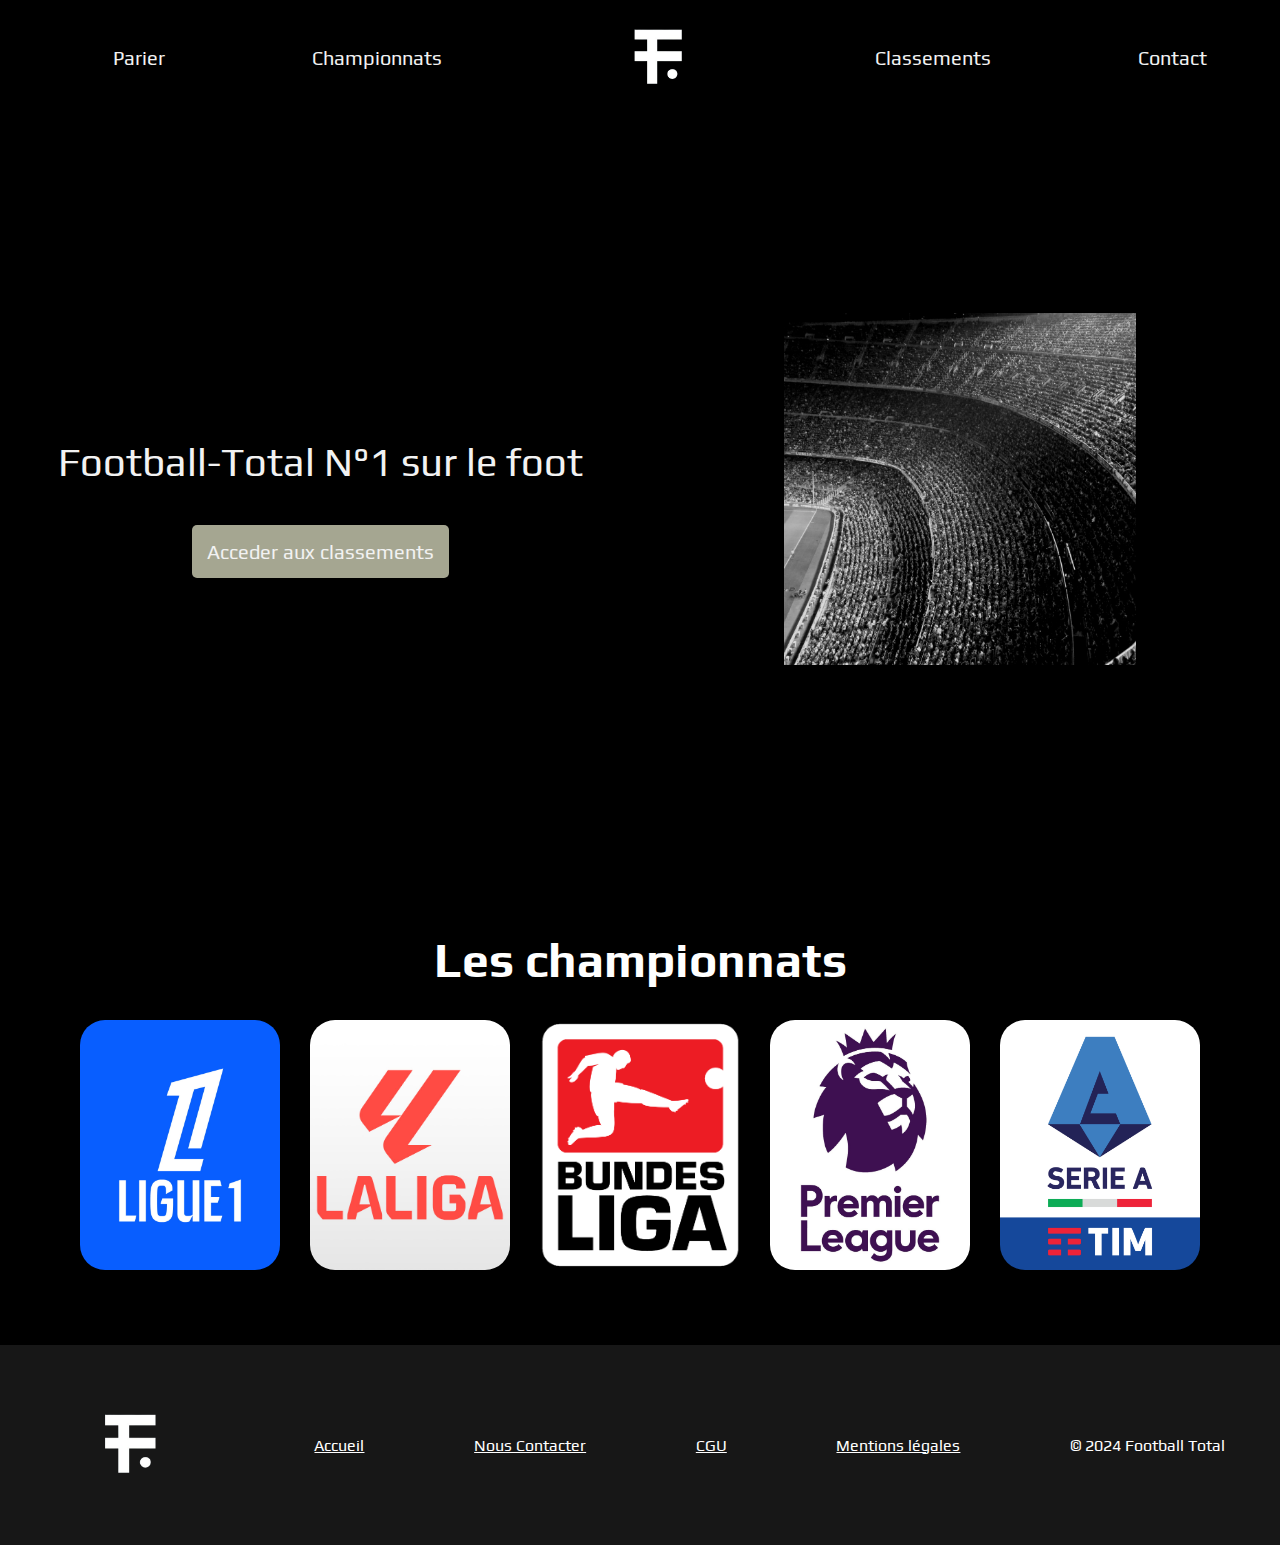
<file: html/index.html>
<!DOCTYPE html>
<html lang="fr">

<head>
    <meta charset="UTF-8">
    <meta name="viewport" content="width=device-width, initial-scale=1.0">
    <title>Football Total | Accueil</title>

    <link rel="icon" type="image/x-icon" href="../assets/images/logo.png">

    <link rel="stylesheet" href="../css/global.css">
    <link rel="stylesheet" href="../css/index.css">
</head>

<body>

    <header>
        <nav class="navbar">
            <ul class="navbar-navigator">
                <li><a class="navbar-item" href="paris.html">Parier</a></li>
                <li><a class="navbar-item" href="championnats.html">Championnats</a></li>
                <li><a class="navbar-item" href="index.html"><img src="../assets/images/logo.png" alt="logo"
                            class="navbar-logo"></a></li>
                <li><a class="navbar-item" href="classements.html">Classements</a></li>
                <li><a class="navbar-item" href="contact.html">Contact</a></li>
            </ul>
        </nav>

        <div class="header-banner">
            <div>
                <p class="header-title">Football-Total N°1 sur le foot</p>
                <a href="/html/classements.html">
                    <button class="header-button">Acceder aux classements</button>
                </a>
            </div>
            <img src="../assets/images/background-header.png" alt="header-image" class="header-image">
        </div>

    </header>

    <main>
        <h1>Les championnats</h1>

        <div class="card-carousel">
            <a href="./championnats.html#but-ligue1">
                <div class="card" id="ligue-1"></div>
            </a>
            <a href="./championnats.html#but-liga">
                <div class="card" id="ligue-a"></div>
            </a>
            <a href="./championnats.html#but-bundesliga">
                <div class="card" id="bundesliga"></div>
            </a>
            <a href="./championnats.html#but-premierleague">
                <div class="card" id="premierleague"></div>
            </a>
            <a href="./championnats.html#but-seriea">
                <div class="card" id="serie-a"></div>
        </div>
    </main>

    <footer>
        <img src="../assets/images/logo.png" alt="logo" class="footer-logo">
        <a href="/">Accueil</a>
        <a href="/html/contact.html">Nous Contacter</a>
        <a href="https://www.google.com">CGU</a>
        <a href="https://www.google.com">Mentions légales</a>
        <p>© 2024 Football Total</p>
    </footer>

</body>

</html>
</file>
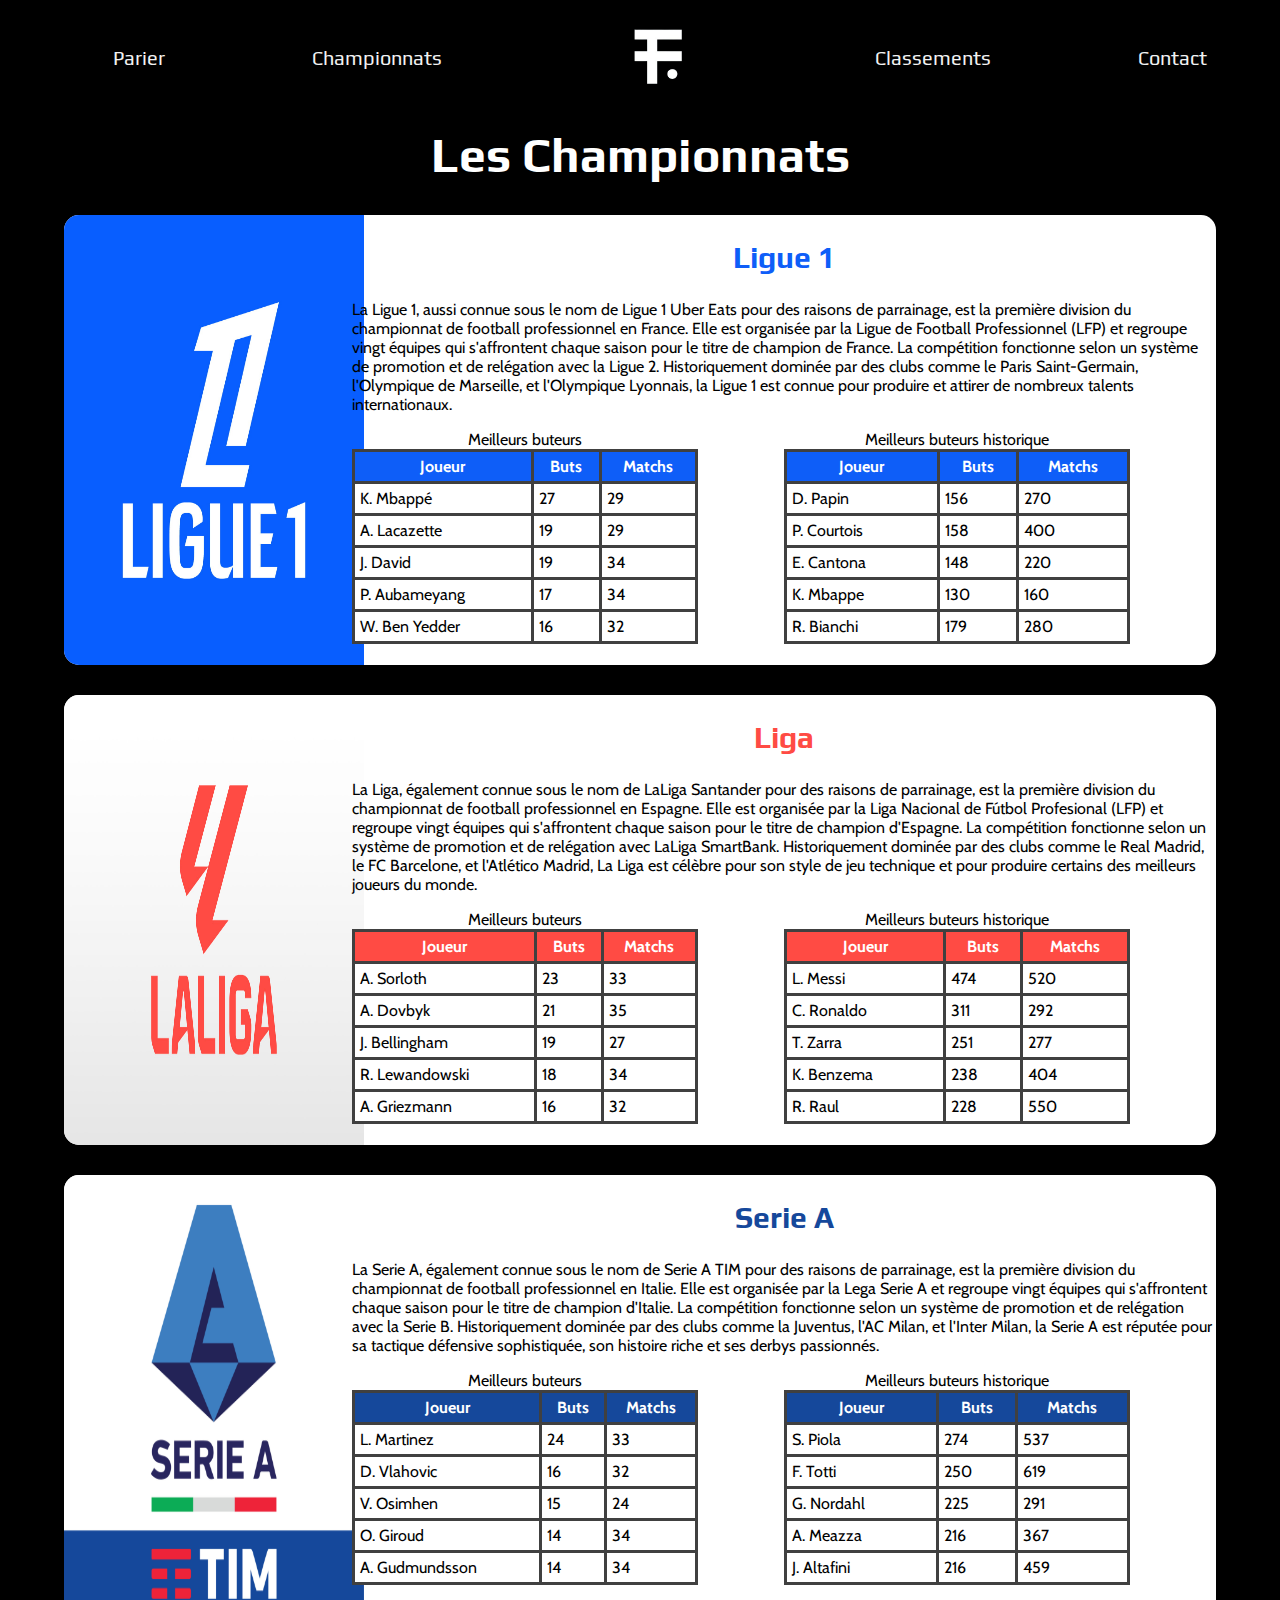
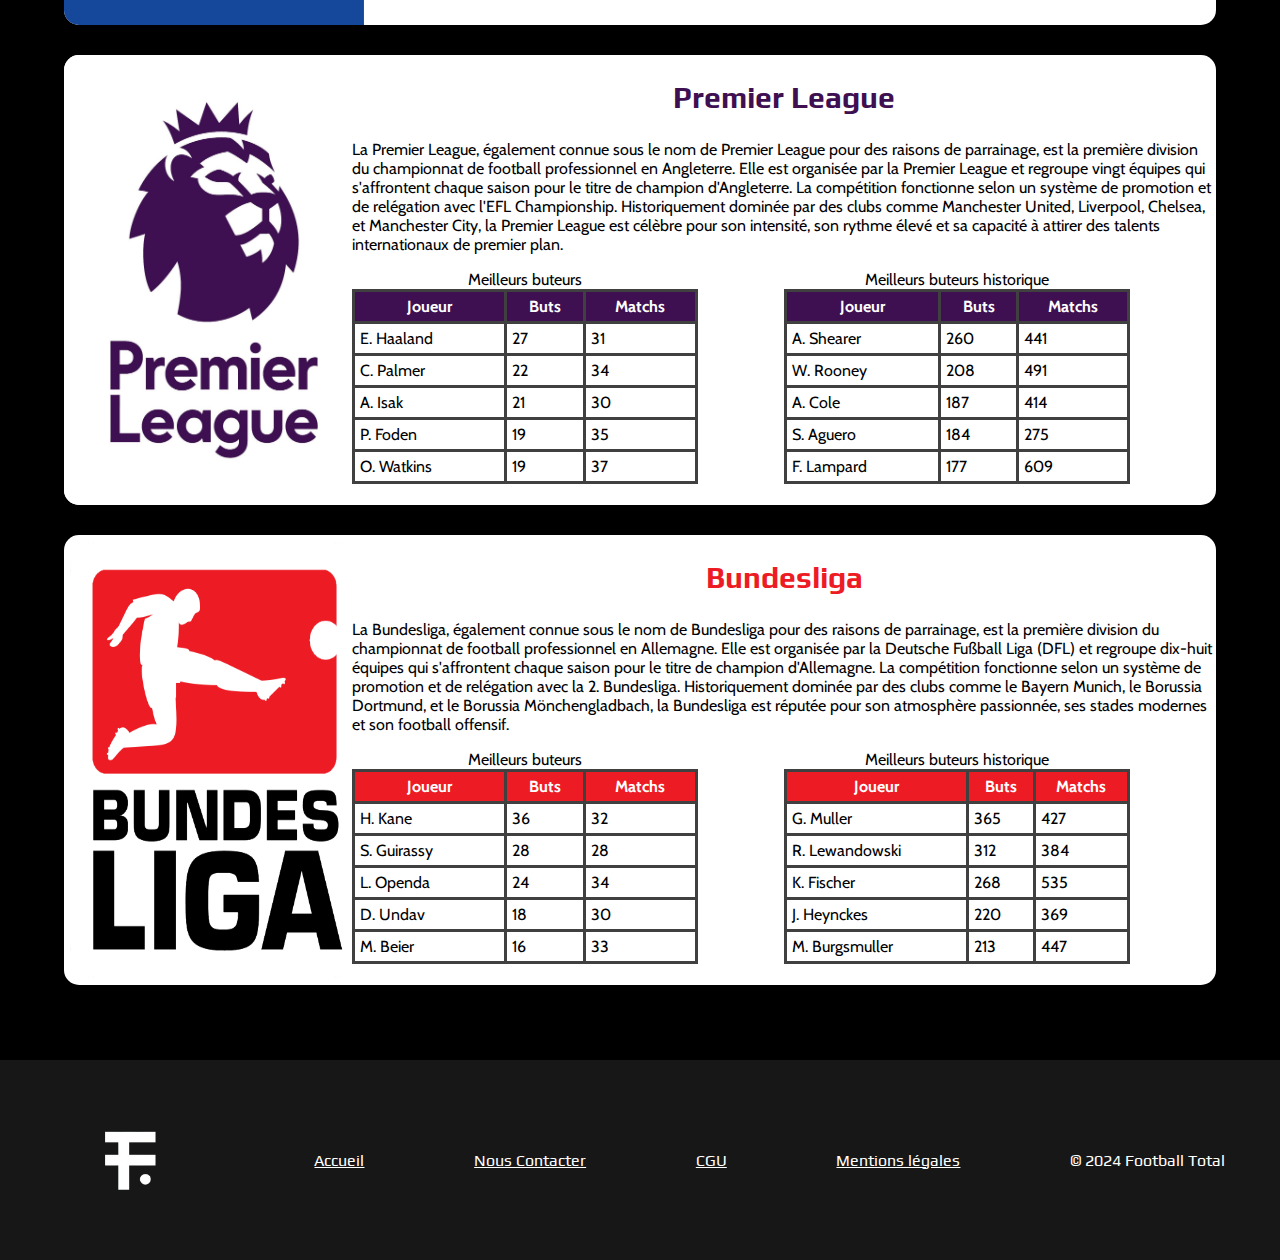
<file: html/championnats.html>
<!DOCTYPE html>
<html>

<head>
    <meta charset="UTF-8">
    <title>Football Total | Championnats</title>
    <link rel="stylesheet" href="../css/global.css">
    <link rel="stylesheet" href="../css/championnats.css">
    <link rel="icon" type="image/x-icon" href="../assets/images/logo.png">
    <script src="../js/championnats.js"></script>
</head>

<body>

    <nav class="navbar">
        <ul class="navbar-navigator">
            <li><a class="navbar-item" href="paris.html">Parier</a></li>
            <li><a class="navbar-item" href="championnats.html">Championnats</a></li>
            <li><a class="navbar-item" href="index.html"><img src="../assets/images/logo.png" alt="logo" class="navbar-logo"></a></li>
            <li><a class="navbar-item" href="classements.html">Classements</a></li>
            <li><a class="navbar-item" href="contact.html">Contact</a></li>
        </ul>
    </nav>

    <h1 class="title">Les Championnats</h1>


    <main>
        <section class="champ-card">

            <img src="../assets/images/logo-ligue1.png" alt="Ligue 1" class="champ-card-img">
            <div class="champ-details">

                <h2 class="champ-card-title" style = "color : #0E5EF8">Ligue 1</h2>

                <p>La Ligue 1, aussi connue sous le nom de Ligue 1 Uber Eats pour des raisons de parrainage, est la
                    première division du championnat de football professionnel en France. Elle est organisée par la
                    Ligue de Football Professionnel (LFP) et regroupe vingt équipes qui s'affrontent chaque saison pour
                    le titre de champion de France. La compétition fonctionne selon un système de promotion et de
                    relégation avec la Ligue 2. Historiquement dominée par des clubs comme le Paris Saint-Germain,
                    l'Olympique de Marseille, et l'Olympique Lyonnais, la Ligue 1 est connue pour produire et attirer de
                    nombreux talents internationaux.</p>


                <div class="table-carousel">
                    <table class="table_component" id="but-ligue1">
                        <caption>Meilleurs buteurs</caption>
                        <thead>
                            <tr>
                                <th>Joueur</th>
                                <th>Buts</th>
                                <th>Matchs</th>
                            </tr>
                        </thead>
                        <tbody>
                        </tbody>
                    </table>

                    <table class="table_component" id="but-ligue1-his">
                        <caption>Meilleurs buteurs historique</caption>
                        <thead>
                            <tr>
                                <th>Joueur</th>
                                <th>Buts</th>
                                <th>Matchs</th>
                            </tr>
                        </thead>
                        <tbody>
                        </tbody>
                    </table>

                </div>
            </div>

        </section>

        <section class="champ-card">

            <img src="../assets/images/logo-liguea.jpg" alt="Ligua" class="champ-card-img">
            <div class="champ-details">

                <h2 class="champ-card-title" style = "color : #FF4B44">Liga</h2>

                <p>La Liga, également connue sous le nom de LaLiga Santander pour des raisons de parrainage, est la première division du championnat de football professionnel en Espagne. Elle est organisée par la Liga Nacional de Fútbol Profesional (LFP) et regroupe vingt équipes qui s'affrontent chaque saison pour le titre de champion d'Espagne. La compétition fonctionne selon un système de promotion et de relégation avec LaLiga SmartBank. Historiquement dominée par des clubs comme le Real Madrid, le FC Barcelone, et l'Atlético Madrid, La Liga est célèbre pour son style de jeu technique et pour produire certains des meilleurs joueurs du monde.</p>


                <div class="table-carousel">
                    <table class="table_component" id="but-liga">
                        <caption>Meilleurs buteurs</caption>
                        <thead>
                            <tr>
                                <th>Joueur</th>
                                <th>Buts</th>
                                <th>Matchs</th>
                            </tr>
                        </thead>
                        <tbody>
                        </tbody>
                    </table>

                    <table class="table_component" id="but-liga-his">
                        <caption>Meilleurs buteurs historique</caption>
                        <thead>
                            <tr>
                                <th>Joueur</th>
                                <th>Buts</th>
                                <th>Matchs</th>
                            </tr>
                        </thead>
                        <tbody>
                        </tbody>
                    </table>

                </div>
            </div>

        </section>

        <section class="champ-card">

            <img src="../assets/images/logo-serie-a.jpg" alt="Serie A" class="champ-card-img">
            <div class="champ-details">

                <h2 class="champ-card-title" style = "color : #15489B">Serie A</h2>

                <p>La Serie A, également connue sous le nom de Serie A TIM pour des raisons de parrainage, est la première division du championnat de football professionnel en Italie. Elle est organisée par la Lega Serie A et regroupe vingt équipes qui s'affrontent chaque saison pour le titre de champion d'Italie. La compétition fonctionne selon un système de promotion et de relégation avec la Serie B. Historiquement dominée par des clubs comme la Juventus, l'AC Milan, et l'Inter Milan, la Serie A est réputée pour sa tactique défensive sophistiquée, son histoire riche et ses derbys passionnés.</p>


                <div class="table-carousel">
                    <table class="table_component" id="but-seriea">
                        <caption>Meilleurs buteurs</caption>
                        <thead>
                            <tr>
                                <th>Joueur</th>
                                <th>Buts</th>
                                <th>Matchs</th>
                            </tr>
                        </thead>
                        <tbody>
                        </tbody>
                    </table>

                    <table class="table_component" id="but-seriea-his">
                        <caption>Meilleurs buteurs historique</caption>
                        <thead>
                            <tr>
                                <th>Joueur</th>
                                <th>Buts</th>
                                <th>Matchs</th>
                            </tr>
                        </thead>
                        <tbody>
                        </tbody>
                    </table>

                </div>
            </div>

        </section>

        <section class="champ-card">

            <img src="../assets/images/logo-premierleague.jpg" alt="Premierleague" class="champ-card-img">
            <div class="champ-details">

                <h2 class="champ-card-title" style = "color : #3E1051">Premier League</h2>

                <p>La Premier League, également connue sous le nom de Premier League pour des raisons de parrainage, est la première division du championnat de football professionnel en Angleterre. Elle est organisée par la Premier League et regroupe vingt équipes qui s'affrontent chaque saison pour le titre de champion d'Angleterre. La compétition fonctionne selon un système de promotion et de relégation avec l'EFL Championship. Historiquement dominée par des clubs comme Manchester United, Liverpool, Chelsea, et Manchester City, la Premier League est célèbre pour son intensité, son rythme élevé et sa capacité à attirer des talents internationaux de premier plan.</p>


                <div class="table-carousel">
                    <table class="table_component" id="but-premierleague">
                        <caption>Meilleurs buteurs</caption>
                        <thead>
                            <tr>
                                <th>Joueur</th>
                                <th>Buts</th>
                                <th>Matchs</th>
                            </tr>
                        </thead>
                        <tbody>
                        </tbody>
                    </table>

                    <table class="table_component" id="but-premierleague-his">
                        <caption>Meilleurs buteurs historique</caption>
                        <thead>
                            <tr>
                                <th>Joueur</th>
                                <th>Buts</th>
                                <th>Matchs</th>
                            </tr>
                        </thead>
                        <tbody>
                        </tbody>
                    </table>

                </div>
            </div>

        </section>

        <section class="champ-card">

            <img src="../assets/images/logo-bundesliga.png" alt="Bundesliga" class="champ-card-img">
            <div class="champ-details">

                <h2 class="champ-card-title" style = "color : #ED1C24">Bundesliga</h2>

                <p>La Bundesliga, également connue sous le nom de Bundesliga pour des raisons de parrainage, est la première division du championnat de football professionnel en Allemagne. Elle est organisée par la Deutsche Fußball Liga (DFL) et regroupe dix-huit équipes qui s'affrontent chaque saison pour le titre de champion d'Allemagne. La compétition fonctionne selon un système de promotion et de relégation avec la 2. Bundesliga. Historiquement dominée par des clubs comme le Bayern Munich, le Borussia Dortmund, et le Borussia Mönchengladbach, la Bundesliga est réputée pour son atmosphère passionnée, ses stades modernes et son football offensif.</p>


                <div class="table-carousel">
                    <table class="table_component" id="but-bundesliga">
                        <caption>Meilleurs buteurs</caption>
                        <thead>
                            <tr>
                                <th>Joueur</th>
                                <th>Buts</th>
                                <th>Matchs</th>
                            </tr>
                        </thead>
                        <tbody>
                        </tbody>
                    </table>

                    <table class="table_component" id="but-bundesliga-his">
                        <caption>Meilleurs buteurs historique</caption>
                        <thead>
                            <tr>
                                <th>Joueur</th>
                                <th>Buts</th>
                                <th>Matchs</th>
                            </tr>
                        </thead>
                        <tbody>
                        </tbody>
                    </table>

                </div>
            </div>

        </section>

    </main>

    <footer>
        <img src="../assets/images/logo.png" alt="logo" class="footer-logo">
        <a href="/">Accueil</a>
        <a href="/html/contact.html">Nous Contacter</a>
        <a href="https://www.google.com">CGU</a>
        <a href="https://www.google.com">Mentions légales</a>
        <p>© 2024 Football Total</p>
    </footer>
</body>

</html>
</file>
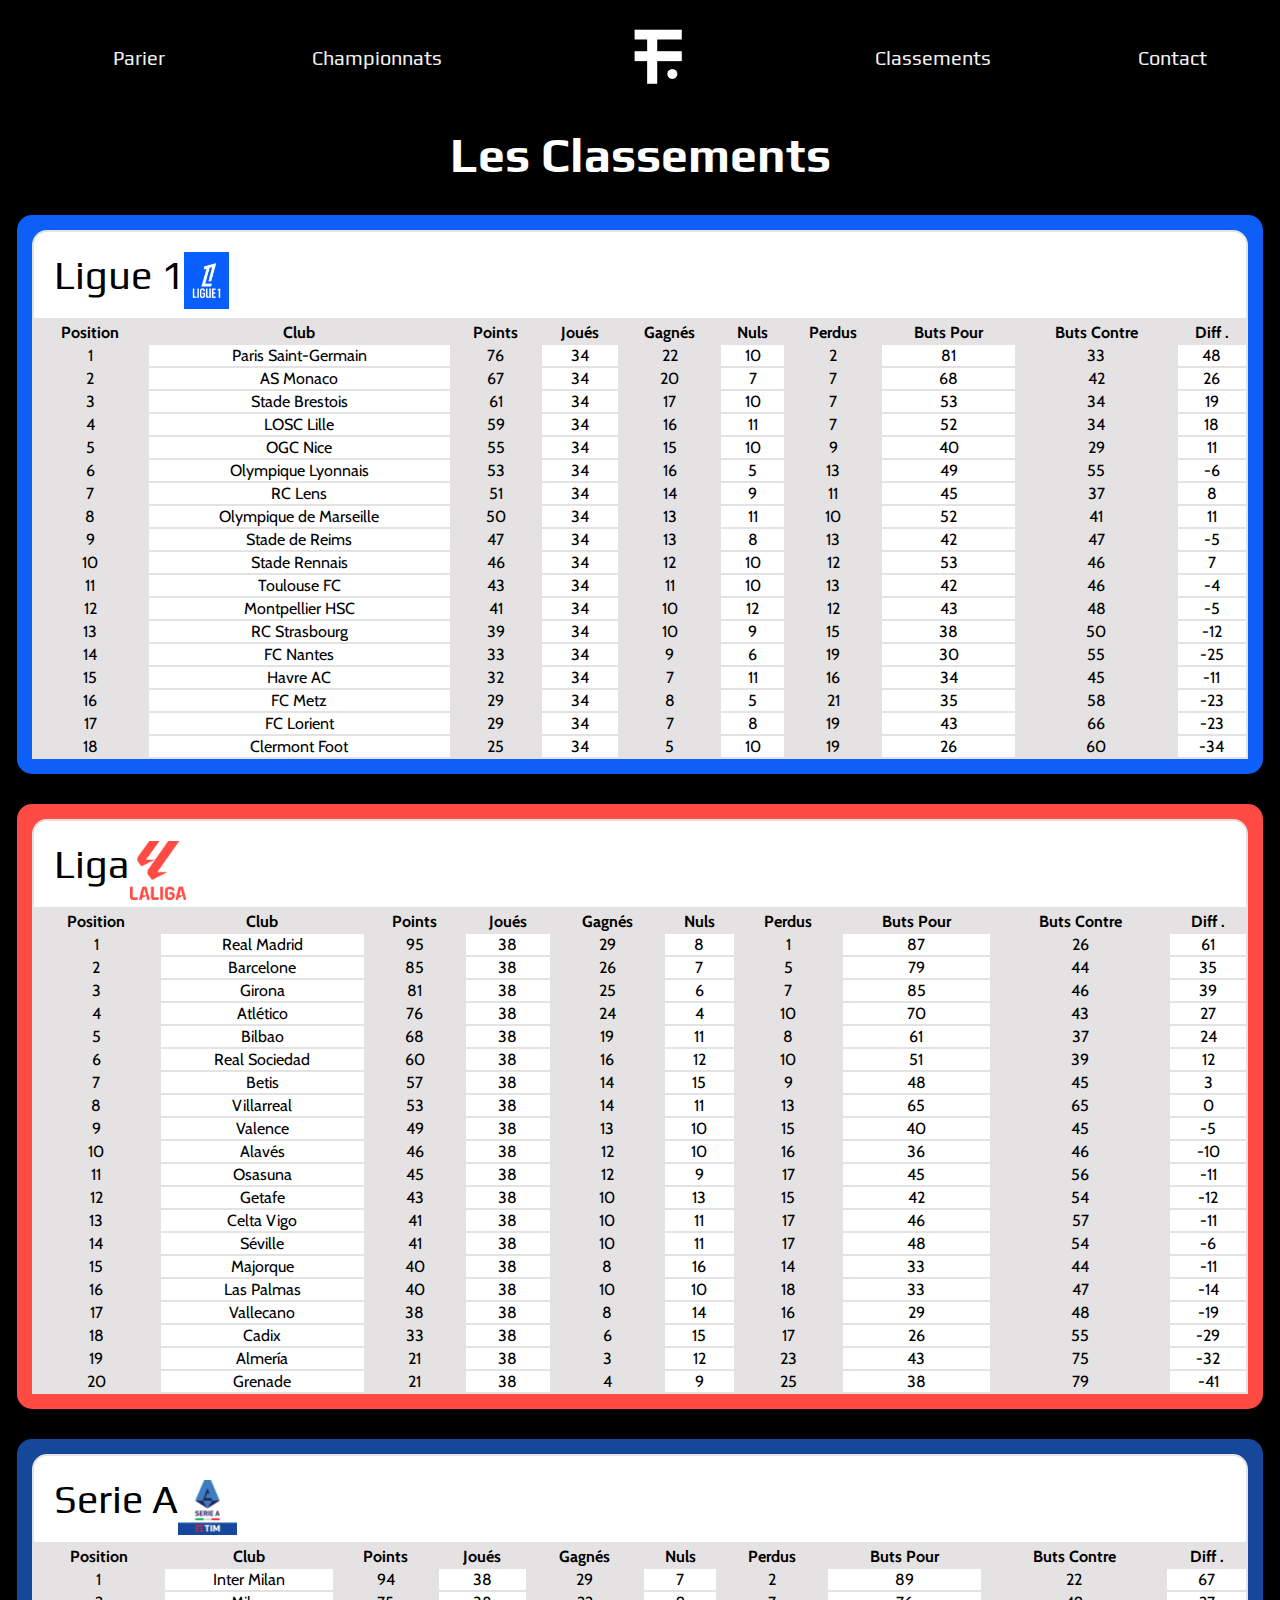
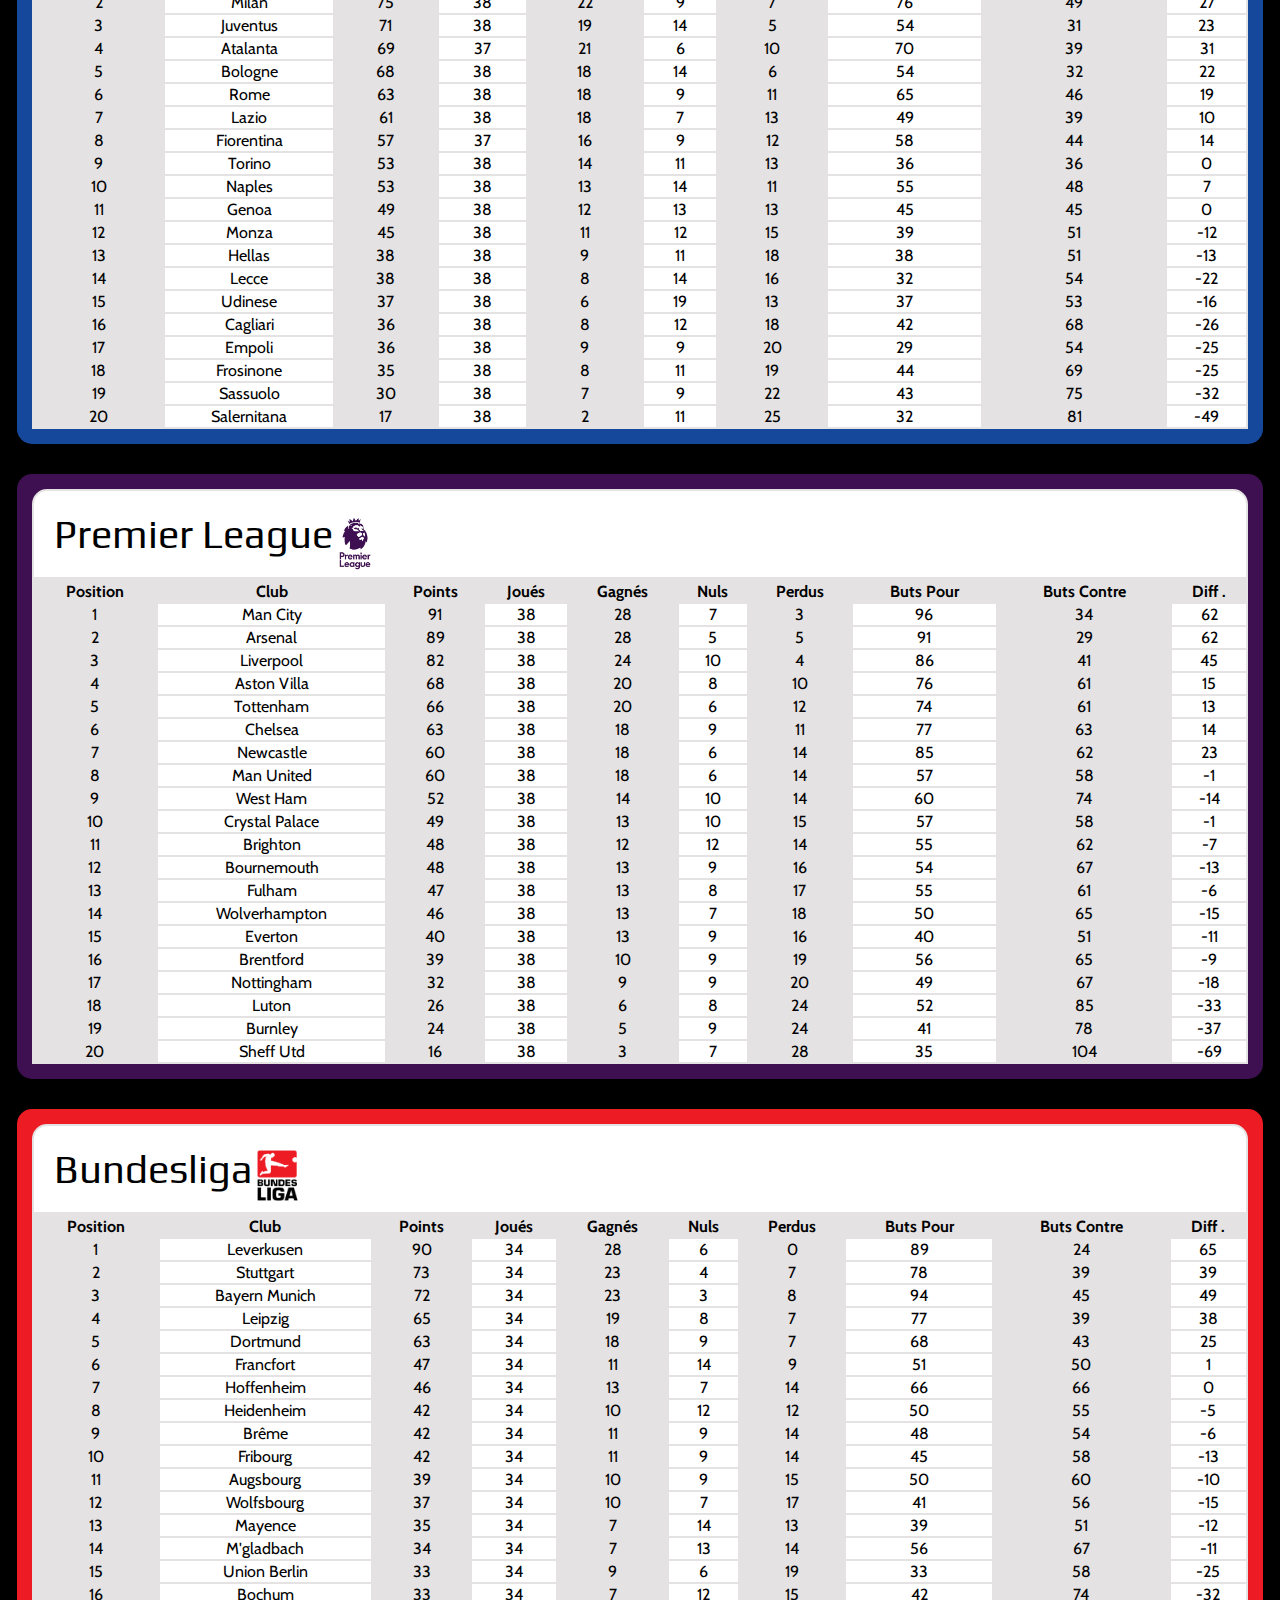
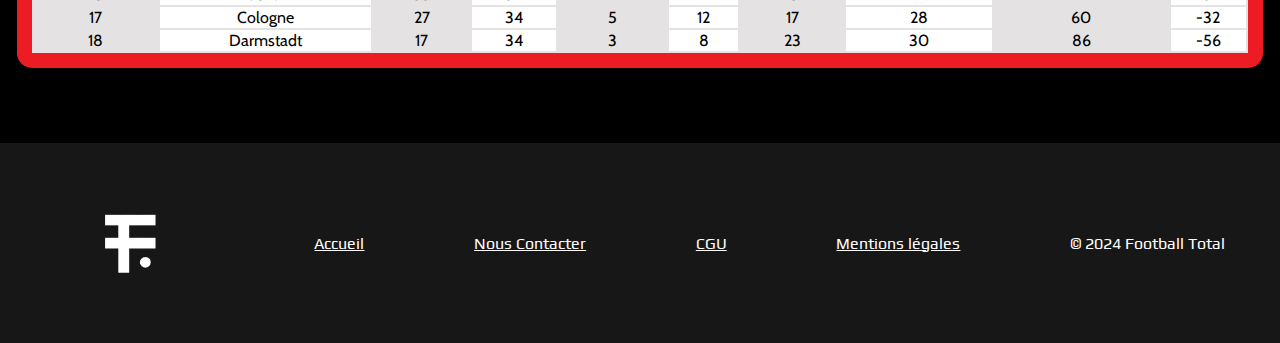
<file: html/classements.html>
<!DOCTYPE html>
<html lang="fr">

<head>
    <meta charset="UTF-8">
    <meta name="viewport" content="width=device-width, initial-scale=1.0">
    <title>Football Total | Classements</title>

    <link rel="stylesheet" href="../css/global.css">
    <link rel="stylesheet" href="../css/classements.css">
    <link rel="icon" type="image/x-icon" href="../assets/images/logo.png">
    <script src="../js/classements.js"></script>
</head>

<body>
    <nav class="navbar">
        <ul class="navbar-navigator">
            <li><a class="navbar-item" href="paris.html">Parier</a></li>
            <li><a class="navbar-item" href="championnats.html">Championnats</a></li>
            <li><a class="navbar-item" href="index.html"><img src="../assets/images/logo.png" alt="logo"
                        class="navbar-logo"></a></li>
            <li><a class="navbar-item" href="classements.html">Classements</a></li>
            <li><a class="navbar-item" href="contact.html">Contact</a></li>
        </ul>
    </nav>

    <h1 class="title">Les Classements</h1>


    <main>
        <section id="champ-card-L1">
            <table id="classements_ligue1">
                <caption>Ligue 1<img src="../assets/images/logo-ligue1.png" alt="Ligue 1" id="imgclass-L1"></caption>
                <thead>
                    <tr>
                        <th>Position</th>
                        <th>Club</th>
                        <th>Points</th>
                        <th>Joués</th>
                        <th>Gagnés</th>
                        <th>Nuls</th>
                        <th>Perdus</th>
                        <th>Buts Pour</th>
                        <th>Buts Contre</th>
                        <th>Diff .</th>
                    </tr>
                </thead>
                <tbody>
                </tbody>
            </table>

        </section>

        <section id="champ-card-liga">
            <table id="classements_liga">
                <caption>Liga <img src="../assets/images/logo_liga.png" alt="Ligua" id="imgclass-liga"></caption>
                <thead>
                    <tr id="liga">
                        <th>Position</th>
                        <th>Club</th>
                        <th>Points</th>
                        <th>Joués</th>
                        <th>Gagnés</th>
                        <th>Nuls</th>
                        <th>Perdus</th>
                        <th>Buts Pour</th>
                        <th>Buts Contre</th>
                        <th>Diff .</th>
                    </tr>
                </thead>
                <tbody>
                </tbody>
            </table>

        </section>

        <section id="champ-card-seriA">
            <table id="classements_serieA">
                <caption>Serie A <img src="../assets/images/logo-serie-a.jpg" alt="Serie A" id="imgclass-serieA">
                </caption>
                <thead>
                    <tr id="Seriea">
                        <th>Position</th>
                        <th>Club</th>
                        <th>Points</th>
                        <th>Joués</th>
                        <th>Gagnés</th>
                        <th>Nuls</th>
                        <th>Perdus</th>
                        <th>Buts Pour</th>
                        <th>Buts Contre</th>
                        <th>Diff .</th>
                    </tr>
                </thead>
                <tbody>
                </tbody>
            </table>

        </section>

        <section id="champ-card-premierleague">
            <table id="classements_premierleague">
                <caption>Premier League <img src="../assets/images/logo-premierleague.jpg" alt="Premierleague"
                        id="imgclass-premierleague"></caption>
                <thead>
                    <tr id="premierleague">
                        <th>Position</th>
                        <th>Club</th>
                        <th>Points</th>
                        <th>Joués</th>
                        <th>Gagnés</th>
                        <th>Nuls</th>
                        <th>Perdus</th>
                        <th>Buts Pour</th>
                        <th>Buts Contre</th>
                        <th>Diff .</th>
                    </tr>
                </thead>
                <tbody>
                </tbody>
            </table>

        </section>

        <section id="champ-card-bundesliga">
            <table id="classements_bundesliga">
                <caption>Bundesliga<img src="../assets/images/logo-bundesliga.png" alt="Bundesliga"
                        id="imgclass-bundesliga"></caption>
                <thead>
                    <tr id="bundesliga">
                        <th>Position</th>
                        <th>Club</th>
                        <th>Points</th>
                        <th>Joués</th>
                        <th>Gagnés</th>
                        <th>Nuls</th>
                        <th>Perdus</th>
                        <th>Buts Pour</th>
                        <th>Buts Contre</th>
                        <th>Diff .</th>
                    </tr>
                </thead>
                <tbody>
                </tbody>
            </table>

        </section>










    </main>

    <footer>
        <img src="../assets/images/logo.png" alt="logo" class="footer-logo">
        <a href="/">Accueil</a>
        <a href="/html/contact.html">Nous Contacter</a>
        <a href="https://www.google.com">CGU</a>
        <a href="https://www.google.com">Mentions légales</a>
        <p>© 2024 Football Total</p>
    </footer>
</body>


</html>
</file>
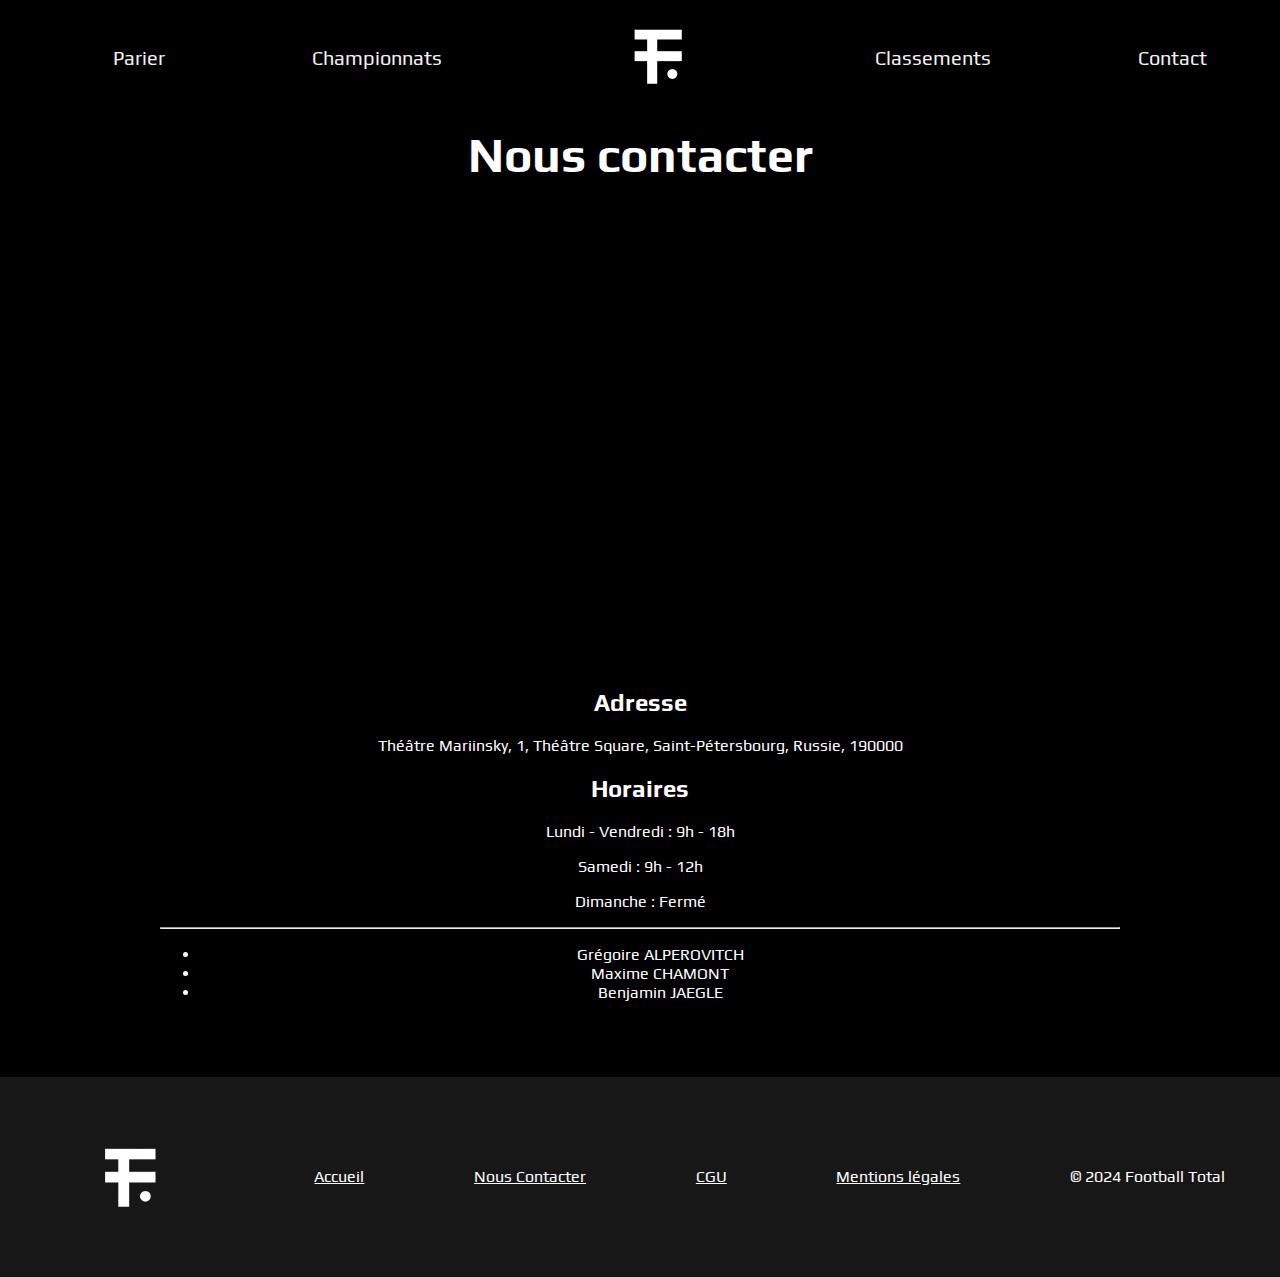
<file: html/contact.html>
<!DOCTYPE html>
<html>

<head>
    <meta charset="UTF-8">
    <link rel="stylesheet" href="../css/global.css">
    <link rel="icon" type="image/x-icon" href="../assets/images/logo.png">
    <title>Football Total | Contact</title>
</head>

<body>
    <header>
        <nav class="navbar">
            <ul class="navbar-navigator">
                <li><a class="navbar-item" href="paris.html">Parier</a></li>
                <li><a class="navbar-item" href="championnats.html">Championnats</a></li>
                <li><a class="navbar-item" href="index.html"><img src="../assets/images/logo.png" alt="logo"
                            class="navbar-logo"></a></li>
                <li><a class="navbar-item" href="classements.html">Classements</a></li>
                <li><a class="navbar-item" href="contact.html">Contact</a></li>
            </ul>
        </nav>
    </header>

    <main>

        <h1>Nous contacter</h1>

        <div class="contact-container">
            <iframe
                src="https://www.google.com/maps/embed?pb=!1m18!1m12!1m3!1d12763.620370684877!2d30.286396614098358!3d59.92237209516477!2m3!1f0!2f0!3f0!3m2!1i1024!2i768!4f13.1!3m3!1m2!1s0x469630e30a5915db%3A0x9f2fc51bcf7d4ef5!2zVGjDqcOidHJlIE1hcmlpbnNreQ!5e0!3m2!1sfr!2sfr!4v1716928193232!5m2!1sfr!2sfr"
                width="600" height="450" style="border:0;" allowfullscreen="" loading="lazy"
                referrerpolicy="no-referrer-when-downgrade"></iframe>
            </iframe>

            <div>
                <h2>Adresse</h2>
                <p>Théâtre Mariinsky, 1, Théâtre Square, Saint-Pétersbourg, Russie, 190000</p>

                <h2>Horaires</h2>
                <p>Lundi - Vendredi : 9h - 18h</p>
                <p>Samedi : 9h - 12h</p>
                <p>Dimanche : Fermé</p>
            </div>

            <hr>

            <ul>
                <li>Grégoire ALPEROVITCH</li>
                <li>Maxime CHAMONT</li>
                <li>Benjamin JAEGLE</li>
            </ul>
        </div>


    </main>

    <footer>
        <img src="../assets/images/logo.png" alt="logo" class="footer-logo">
        <a href="/">Accueil</a>
        <a href="/html/contact.html">Nous Contacter</a>
        <a href="https://www.google.com">CGU</a>
        <a href="https://www.google.com">Mentions légales</a>
        <p>© 2024 Football Total</p>
    </footer>
</body>

</html>
</file>
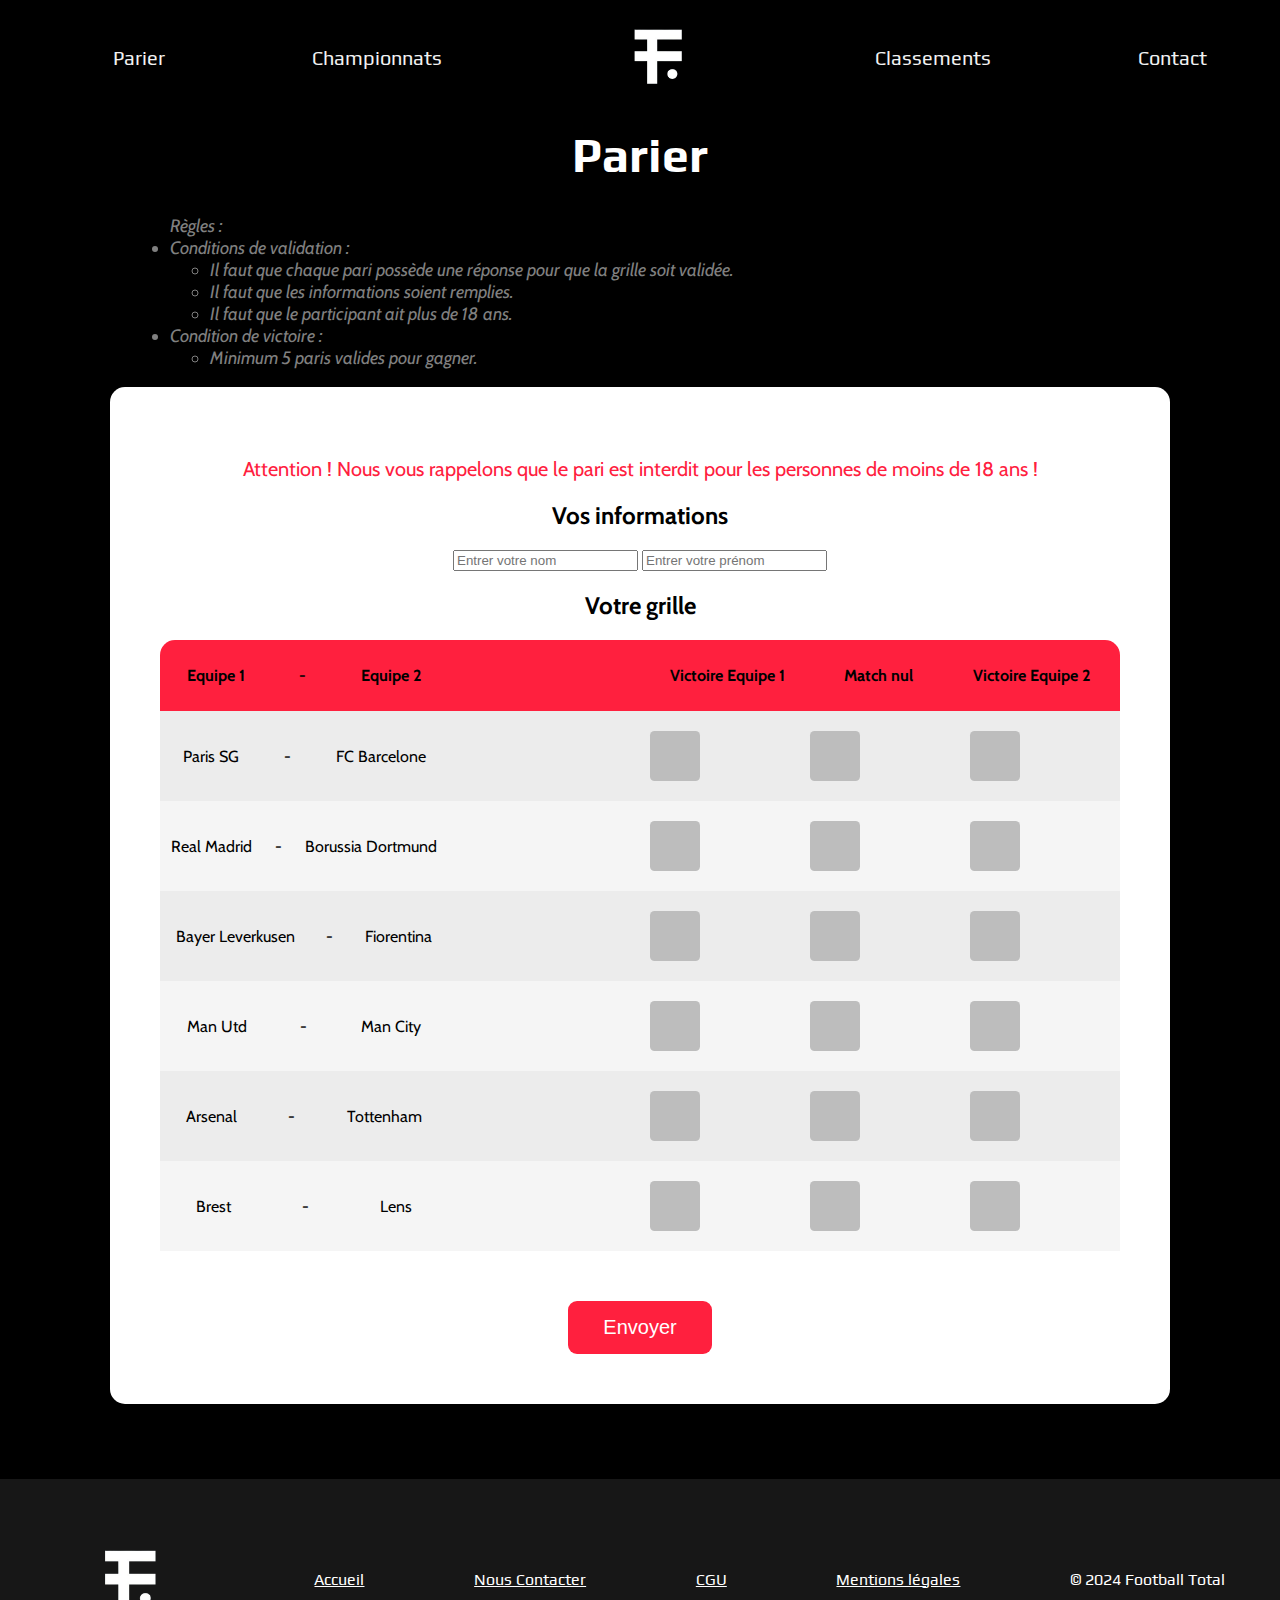
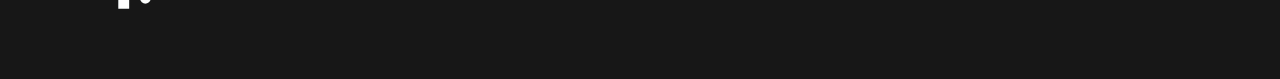
<file: html/paris.html>
<!DOCTYPE html>
<html>


<head>
    <title>Football Total | Parier</title>
    <meta charset="utf-8">
    <meta name="viewport" content="width=device-width, initial-scale=1.0">

    <link rel="stylesheet" href="../css/global.css">
    <link rel="icon" type="image/x-icon" href="../assets/images/logo.png">
    <link rel="stylesheet" href="../css/paris.css">
    <script src="../js/paris.js"></script>
</head>

<body>

    <header>
        <nav class="navbar">
            <ul class="navbar-navigator">
                <li><a class="navbar-item" href="paris.html">Parier</a></li>
                <li><a class="navbar-item" href="championnats.html">Championnats</a></li>
                <li><a class="navbar-item" href="index.html"><img src="../assets/images/logo.png" alt="logo"
                            class="navbar-logo"></a></li>
                <li><a class="navbar-item" href="classements.html">Classements</a></li>
                <li><a class="navbar-item" href="contact.html">Contact</a></li>
            </ul>
        </nav>
    </header>
    <h1>Parier</h1>
    <div class="regles">
        <p>
            <ul>
                Règles :
                <li>
                    Conditions de validation :
                        <ul>
                            <li>Il faut que chaque pari possède une réponse pour que la grille soit validée.</li>
                            <li>Il faut que les informations soient remplies.</li>
                            <li>Il faut que le participant ait plus de 18 ans.</li>
                        </ul>
                </li>

                <li>
                    Condition de victoire :
                    <ul>
                        <li>
                        Minimum 5 paris valides pour gagner.
                        </li>
                    </ul>

                </li>

            </ul>

        </p>
    </div>
    <main>
        <div class="container" id="bet-grid">

            <p id="disclaimer">Attention ! Nous vous rappelons que le pari est interdit pour les personnes de moins de 18 ans !</p>
            <div>
                <h2>Vos informations</h2>
                <input type="text" name="nom" id="nom" placeholder="Entrer votre nom">
                <input type="text" name="prenom" id="prenom" placeholder="Entrer votre prénom">
            </div>

            <h2>Votre grille</h2>

            <div class="match" id="bet-header">
                <div class="teams">
                    <div>Equipe 1</div>
                    <div>-</div>
                    <div>Equipe 2</div>
                </div>
                <div class="odds">
                    <p>Victoire Equipe 1</p>
                    <p>Match nul</p>
                    <p>Victoire Equipe 2</p>
                </div>
            </div>
            <div class="match">
                <div class="teams">
                    <div>Paris SG</div>
                    <div>-</div>
                    <div>FC Barcelone</div>
                </div>
                <div class="odds">
                    <label class="radio-button"><input type="radio" name="match1" value="1"><span></span></label>
                    <label class="radio-button"><input type="radio" name="match1" value="N"><span></span></label>
                    <label class="radio-button"><input type="radio" name="match1" value="2"><span></span></label>
                </div>
            </div>
            <div class="match">
                <div class="teams">
                    <div>Real Madrid</div>
                    <div>-</div>
                    <div>Borussia Dortmund</div>
                </div>
                <div class="odds">
                    <label class="radio-button"><input type="radio" name="match2" value="1"><span></span></label>
                    <label class="radio-button"><input type="radio" name="match2" value="N"><span></span></label>
                    <label class="radio-button"><input type="radio" name="match2" value="2"><span></span></label>
                </div>
            </div>
            <div class="match">
                <div class="teams">
                    <div>Bayer Leverkusen</div>
                    <div>-</div>
                    <div>Fiorentina</div>
                </div>
                <div class="odds">
                    <label class="radio-button"><input type="radio" name="match3" value="1"><span></span></label>
                    <label class="radio-button"><input type="radio" name="match3" value="N"><span></span></label>
                    <label class="radio-button"><input type="radio" name="match3" value="2"><span></span></label>
                </div>
            </div>
            <div class="match">
                <div class="teams">
                    <div>Man Utd</div>
                    <div>-</div>
                    <div>Man City</div>
                </div>
                <div class="odds">
                    <label class="radio-button"><input type="radio" name="match4" value="1"><span></span></label>
                    <label class="radio-button"><input type="radio" name="match4" value="N"><span></span></label>
                    <label class="radio-button"><input type="radio" name="match4" value="2"><span></span></label>
                </div>
            </div>
            <div class="match">
                <div class="teams">
                    <div>Arsenal</div>
                    <div>-</div>
                    <div>Tottenham</div>
                </div>
                <div class="odds">
                    <label class="radio-button"><input type="radio" name="match5" value="1"><span></span></label>
                    <label class="radio-button"><input type="radio" name="match5" value="N"><span></span></label>
                    <label class="radio-button"><input type="radio" name="match5" value="2"><span></span></label>
                </div>
            </div>
            <div class="match">
                <div class="teams">
                    <div>Brest</div>
                    <div>-</div>
                    <div>Lens</div>
                </div>
                <div class="odds">
                    <label class="radio-button"><input type="radio" name="match6" value="1"><span></span></label>
                    <label class="radio-button"><input type="radio" name="match6" value="N"><span></span></label>
                    <label class="radio-button"><input type="radio" name="match6" value="2"><span></span></label>
                </div>
            </div>

            <input type="button" value="Envoyer" id="send-bet" class="red-btn" onclick="sendBet()">
        </div>


        <div id="bet-res" class="container">
            <h1 style="color: black;">Résultats</h1>

            <h2 id="bet-res-nom"></h2>
            <h2 id="bet-res-prenom"></h2>

            <h2 id="bet-win"></h2>
            <h2 id="bet-lose"></h2>

            <input type="button" value="Refaire un pari" class="red-btn" id="bet-reset">
        </div>
        
    </main>
    
    <footer>
        <img src="../assets/images/logo.png" alt="logo" class="footer-logo">
        <a href="/">Accueil</a>
        <a href="/html/contact.html">Nous Contacter</a>
        <a href="https://www.google.com">CGU</a>
        <a href="https://www.google.com">Mentions légales</a>
        <p>© 2024 Football Total</p>
    </footer>

</body>

</html>
</file>
<file: css/global.css>
/****************************** COMMON ******************************/

@import url('https://fonts.googleapis.com/css2?family=Play&display=swap');
@import url('https://fonts.googleapis.com/css2?family=Cabin:ital,wght@0,400..700;1,400..700&display=swap');
@import url('https://fonts.googleapis.com/css2?family=Cabin:ital,wght@0,400..700;1,400..700&family=Heebo:wght@100..900&display=swap');

html {
    scroll-behavior: smooth;
}

body {
    padding: 0;
    margin: 0;

    background-color: black;
}

footer {
    height: 200px;
    background-color: rgb(23, 23, 23);
    display: flex;
    justify-content: space-around;
    align-items: center;
    margin-top: 75px;
}

footer a{
    color: white;
    font-family: "Play", sans-serif;
}

footer p {
    color: white;
    font-family: "Play", sans-serif;
}

footer img {
    width: 150px;
}

.title {
    color: white;
    text-align: center;
}

p {}

h1 {
    font-family: "Play", sans-serif;
    font-size: 3em;
    color: white;
    text-align: center;
}

h2 {}

div {}


/****************************** NAVBAR ******************************/
.navbar-item {
    font-family: "Play", sans-serif;
    font-size: 20px;

    color: #F2F2F2;
    text-decoration: none;
}

.navbar-navigator {

    display: flex;
    justify-content: space-around;
    align-items: center;
    list-style: none;

    height: 100%;
    margin: 0;

}

.navbar {
    background-position: center;
    height: 75px;
    padding-top: 20px;
}

.navbar-logo {
    width: 140px;
}


.contact-container {
    width: 75%;
    margin: auto;
    color: white;
    font-family: "Play", sans-serif;
    text-align: center;
}
</file>
<file: css/index.css>
.card-carousel {
    width: 100%;
    display: flex;
    justify-content: center;
    align-items: center;
    gap: 30px;
}

.card {
    width: 200px;
    height: 250px;

    cursor: pointer;

    border-radius: 25px;
    overflow: hidden;
}

#ligue-1 {
    background-image: url("../assets/images/logo-ligue1.png");
    background-size: cover;
    background-position: center;
    
}

#ligue-a {
    background-image: url("../assets/images/logo-liguea.jpg");
    background-size: cover;
    background-position: center;
}

#bundesliga {
    background-image: url("../assets/images/logo-bundesliga.png");
    background-size: cover;
    background-position: center;

}

#premierleague {
    background-image: url("../assets/images/logo-premierleague.jpg");
    background-size: cover;
    background-position: center;
}

#serie-a {
    background-image: url("../assets/images/logo-serie-a.jpg");
    background-size: cover;
    background-position: center;

}

/****************************** HEADER ******************************/

header {
    margin: 0;
    padding: 0;

    height: 100vh;

    text-align: center;
    background-color: black;
}


.header-banner {
    display: grid;
    grid-template-columns: 1fr 1fr;
    /* center the items vertical */
    align-items: center;
    /* center the items horizontal */
    justify-items: center;
    height: 87.5%;
}

.header-title {
    font-family: "Play", sans-serif;
    font-size: 40px;
    color: #F2F2F2;
}

.header-button {
    font-family: "Play", sans-serif;
    font-size: 1.25em;
    color: #F2F2F2;
    background-color: #feffdfa6;
    border: none;
    border-radius: 5px;
    padding: 15px;
}

.header-button:hover{
    opacity: 1;
    background-color: rgb(255, 255, 255);
    color: #000000 ;
    transform: scale(1.05);
    transition: ease-in-out 0.5s;
    cursor: pointer;
}

.header-image {
    width: 55%;
    margin: 0 auto;
}
</file>
<file: css/championnats.css>
@import url('https://fonts.googleapis.com/css2?family=Play&display=swap');
@import url('https://fonts.googleapis.com/css2?family=Cabin:ital,wght@0,400..700;1,400..700&display=swap');
@import url('https://fonts.googleapis.com/css2?family=Cabin:ital,wght@0,400..700;1,400..700&family=Heebo:wght@100..900&display=swap');


.champ-card {
    display: grid;
    grid-template-columns: 25% 75%;

    background-color: white;

    width: 90%;

    border-radius: 15px;
}

main {
    display: flex;
    flex-direction: column;

    /*centering the content*/
    align-items: center;
    justify-content: center;
    gap: 30px;

}

.champ-card-img {
    width: 300px;
    height: 450px;

    border-top-left-radius: 15px;
    border-bottom-left-radius: 15px;
}

.champ-details h2 {
    text-align: center;
    font-family: "Play", sans-serif;
    font-size: 30px;
}

.champ-details p {
    color: black;
    font-family: "Cabin", sans-serif;
    text-align: start;
}


table {
    border-collapse: collapse;
    font-family: "Cabin", sans-serif;
}

.table_component table {
    border-collapse: collapse;
    table-layout: auto;
    text-align: center;
}

.table_component caption {
    caption-side: top;
    text-align: center;
}

.table_component th {
    border: 3px solid #404040;
    color: #ffffff;
    padding: 5px;
}

.table_component td {
    border: 3px solid #404040;
    background-color: #ffffff;
    color: #000000;
    padding: 5px;
}

#but-ligue1 {
    background-color: #0E5EF8;
}

#but-ligue1-his {
    background-color: #0E5EF8;
}

#but-liga {
    background-color: #FF4B44;
}

#but-liga-his {
    background-color: #FF4B44;
}

#but-bundesliga {
    background-color: #ED1C24;
}

#but-bundesliga-his {
    background-color: #ED1C24;
}

#but-premierleague {
    background-color: #3E1051;
}

#but-premierleague-his {
    background-color: #3E1051;
}

#but-seriea {
    background-color: #15489B;
}

#but-seriea-his {
    background-color: #15489B;
}

.table-carousel {
    display: grid; 
    grid-template-columns: 40% 40%; 
    grid-gap: 10%;
}
</file>
<file: css/classements.css>
#champ-card-L1{
    background-color: #0E5EF8;
    text-align: center;
    

    width: 95%;

    padding: 15px;
    border-radius: 15px;
}

#champ-card-liga{
    background-color: #FF4B44;
    text-align: center;
    

    width: 95%;

    padding: 15px;
    border-radius: 15px;
}

#champ-card-seriA{
    background-color: #15489B;
    text-align: center;
    

    width: 95%;

    padding: 15px;
    border-radius: 15px;
}

#champ-card-premierleague{
    background-color: #3E1051;
    text-align: center;
    

    width: 95%;

    padding: 15px;
    border-radius: 15px;
}

#champ-card-bundesliga{
    background-color: #ED1C24;
    text-align: center;
    

    width: 95%;

    padding: 15px;
    border-radius: 15px;
}


#imgclass-L1{
    position: absolute;
    text-align: right;
    width : 45px;
    height : auto;
}

#imgclass-liga{
    position: absolute;
    text-align: right;
    width : auto;
    height : 59px;
}

#imgclass-serieA{
    position: absolute;
    text-align: right;
    width : auto;
    height : 59px;
}

#imgclass-premierleague{
    position: absolute;
    text-align: right;
    width : auto;
    height : 65px;
}

#imgclass-bundesliga{
    position: absolute;
    text-align: right;
    width : auto;
    height : 59px;
}


main {
    display: flex;
    flex-direction: column;

    /*centering the content*/
    align-items: center;
    justify-content: center;
    gap: 30px;
    
}


table{
    border-collapse: collapse ;
    margin: auto;
    width: 100%;
    font-family: "Cabin", sans-serif;
    
}


tr{
        th{

            background-color: rgb(228, 226, 226);
            border: 2px solid rgb(228, 226, 226);
        }
}

td:nth-child(odd){
    border: 2px solid rgb(228, 226, 226);
    background-color: rgb(228, 226, 226);
}

td:nth-child(odd):hover{
    background-color: rgb(158, 152, 152);
}

td:nth-child(even){
    border: 2px solid rgb(228, 226, 226);
    background-color: white;
}

td:nth-child(even):hover{
    background-color: rgb(158, 152, 152);
}

caption{
    border: 2px solid rgb(228, 226, 226);
    border-top-left-radius: 15px;
    border-top-right-radius: 15px;
    font-size: 40px;
    font-family: "Play", sans-serif;
    text-align: left;
    padding: 20px;
    background-color: white;
}
</file>
<file: css/paris.css>
.container {
    background-color: white;
    text-align: center;


    width: 75%;

    padding: 50px;
    border-radius: 15px;
}

main {
    display: flex;
    flex-direction: column;

    /*centering the content*/
    align-items: center;
    justify-content: center;
    gap: 30px;

    font-family: "Cabin", sans-serif;
    
}

.regles {
    text-align: left;
    font-style: italic;
    font-family: "Cabin", sans-serif;
    font-size: 18px;
    color : grey;
    margin-left: 130px;
}

.match {
    display: flex;
    align-items: center;
    justify-content: space-between;
    padding: 10px 0;
    background-color: #f5f5f5;
}

.match:nth-child(odd) {
    background-color: #ececec;
}

.match-number {
    width: 5%;
    text-align: center;
    font-weight: bold;
    background-color: #007bff;
    color: #fff;
    padding: 10px;
    border-radius: 50%;
}

.teams {
    width: 30%;
    display: flex;
    justify-content: space-around;
}

.odds {
    width: 50%;
    display: flex;
    justify-content: space-around;
}

.odds div {
    text-align: center;
}

.odds div span {
    display: block;
    margin-top: 5px;
    color: green;
}

.button {
    display: inline-block;
    padding: 10px 15px;
    margin: 0 5px;
    border: 2px solid green;
    border-radius: 5px;
    text-align: center;
    font-weight: bold;
    cursor: pointer;
}

.red-btn {
    background: #ff203e;
    border-radius: 9px;
    border: none;
    font-family: Arial;
    color: #ffffff;
    font-size: 20px;
    padding: 15px 35px 15px 35px;
    text-decoration: none;
    margin-top: 50px;
    cursor: pointer;
}


.radio-button{
	width: 100%;
	display:flex;
	align-items: center;
	justify-content: flex-end;
	flex-direction: row-reverse;
	margin: 10px;
	font-size: 10px;
	cursor: pointer;
}
.radio-button input{
	display:none;
	width: 0;
	height: 0;
}
.radio-button span{
	width: 50px;
	height: 50px;
	position: relative;
	margin-right: 5px;
	display: flex;
	align-items: center;
	justify-content: center;
	border-radius: 9%;
	background-color: #bdbdbd;
}
.radio-button input:checked + span:after{
	content: "";
	display: block;
	width: 17px;
	height: 17px;
	border-radius: 9%;
	background-color: #ffffff;
}
.radio-button input:checked + span {
	background-color: #43a343;
}
.radio-button input:disabled + span {
	background-color: #e5e5e5;
}
.radio-button span:before{
	position: absolute;
	content: "";
	width: 100%;
	height: 100%;
	opacity: 0;
	border-radius: 9%;
	background-color: #43a343;
}

#bet-header {
    font-weight: bold;
    background-color: #ff203e;
    border-radius: 15px 15px 0px 0px;
}

#bet-res {
    display: none;
}

#bet-win {
    color: #43a343;
}

#bet-lose {
    color: #ff203e;
}

#disclaimer {
    font-size: 20px;
    color: #ff203e;
}
</file>
